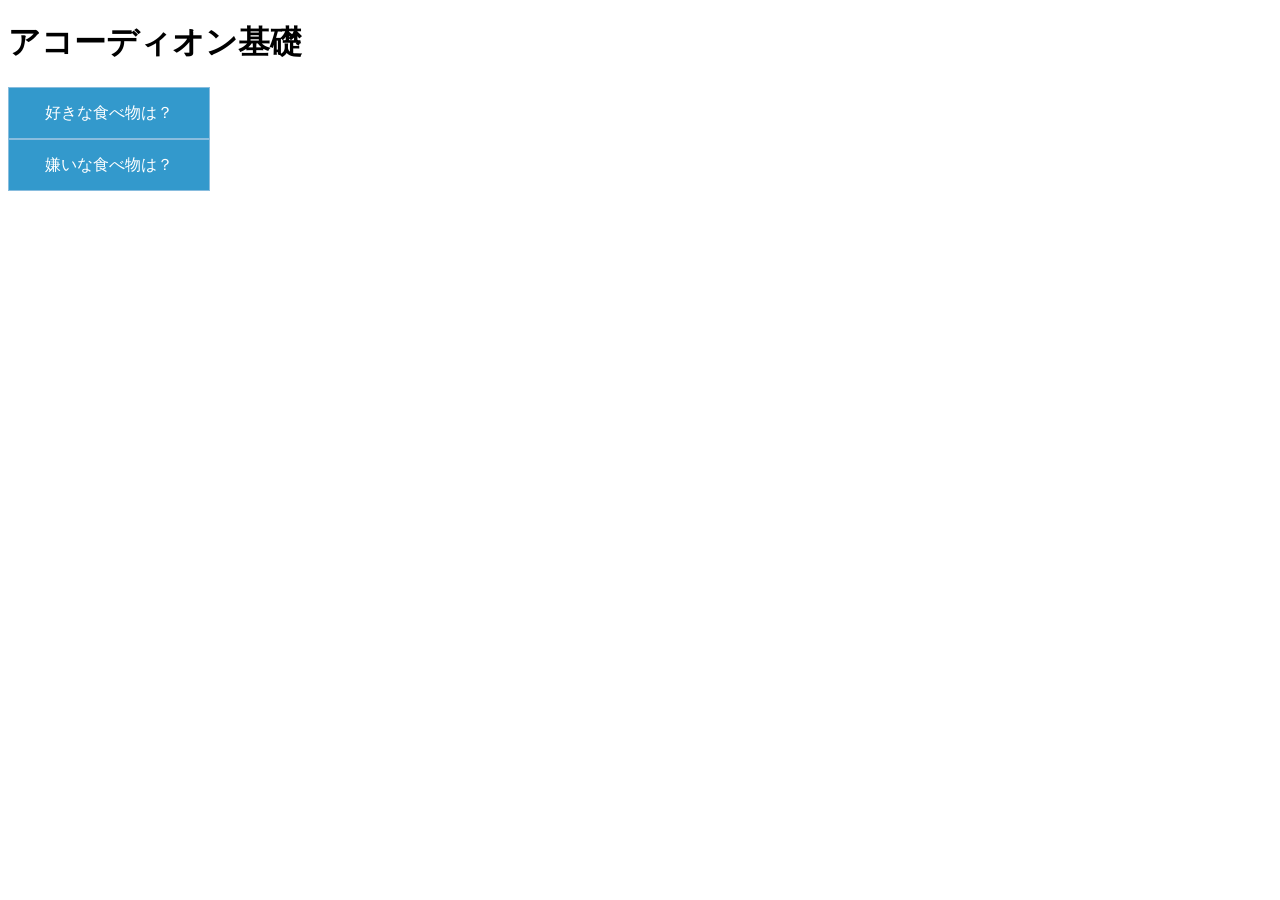
<file: accordion01/index.html>
<!DOCTYPE html>
<html>
  <head>
    <meta charset="utf-8">
    <title>Accordion01</title>
    <link rel="stylesheet" href="./css/style.css" charset="utf-8">
  </head>
  <body>
		<h1 id="title">アコーディオン基礎</h1>
		<dl id="accordion-menu">
      <dt>好きな食べ物は？</dt>
      <dd>お寿司です！</dd>
      <dt>嫌いな食べ物は？</dt>
      <dd>ミニトマトです。。。</dd>
    </dl>
		<script src="https://ajax.googleapis.com/ajax/libs/jquery/3.1.0/jquery.min.js"></script>
    <script src="./js/main.js"></script>
  </body>
</html>
</file>
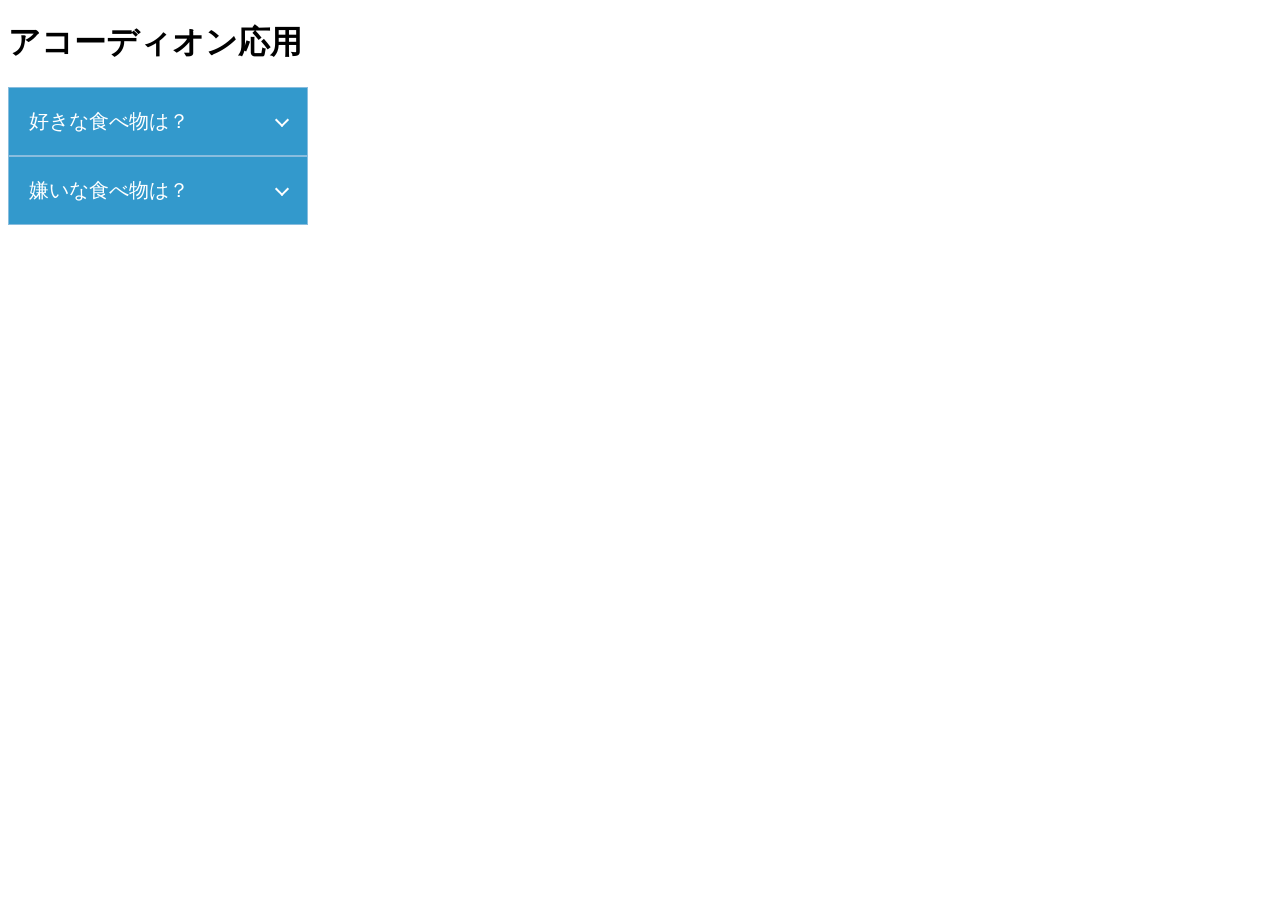
<file: accordion02/index.html>
<!DOCTYPE html>
<html>
  <head>
    <meta charset="utf-8">
    <title>Acordion02</title>
    <link rel="stylesheet" href="./css/style.css" charset="utf-8">
  </head>
  <body>
    <h1>アコーディオン応用</h1>
    <div id="accordion" class="accordion-container">
      <h4 class="accordion-title">好きな食べ物は？</h4>
      <div class="accordion-content">
        <p>お寿司です！！</p>
      </div><!--/.accordion-content-->
      <h4 class="accordion-title">嫌いな食べ物は？</h4>
      <div class="accordion-content">
        <p>ミニトマトです。。。</p>
      </div><!--/.accordion-content-->
    </div><!--/#accordion-->
    <script src="https://ajax.googleapis.com/ajax/libs/jquery/3.1.0/jquery.min.js"></script>
    <script src="./js/main.js"></script>
  </body>
</html>
</file>
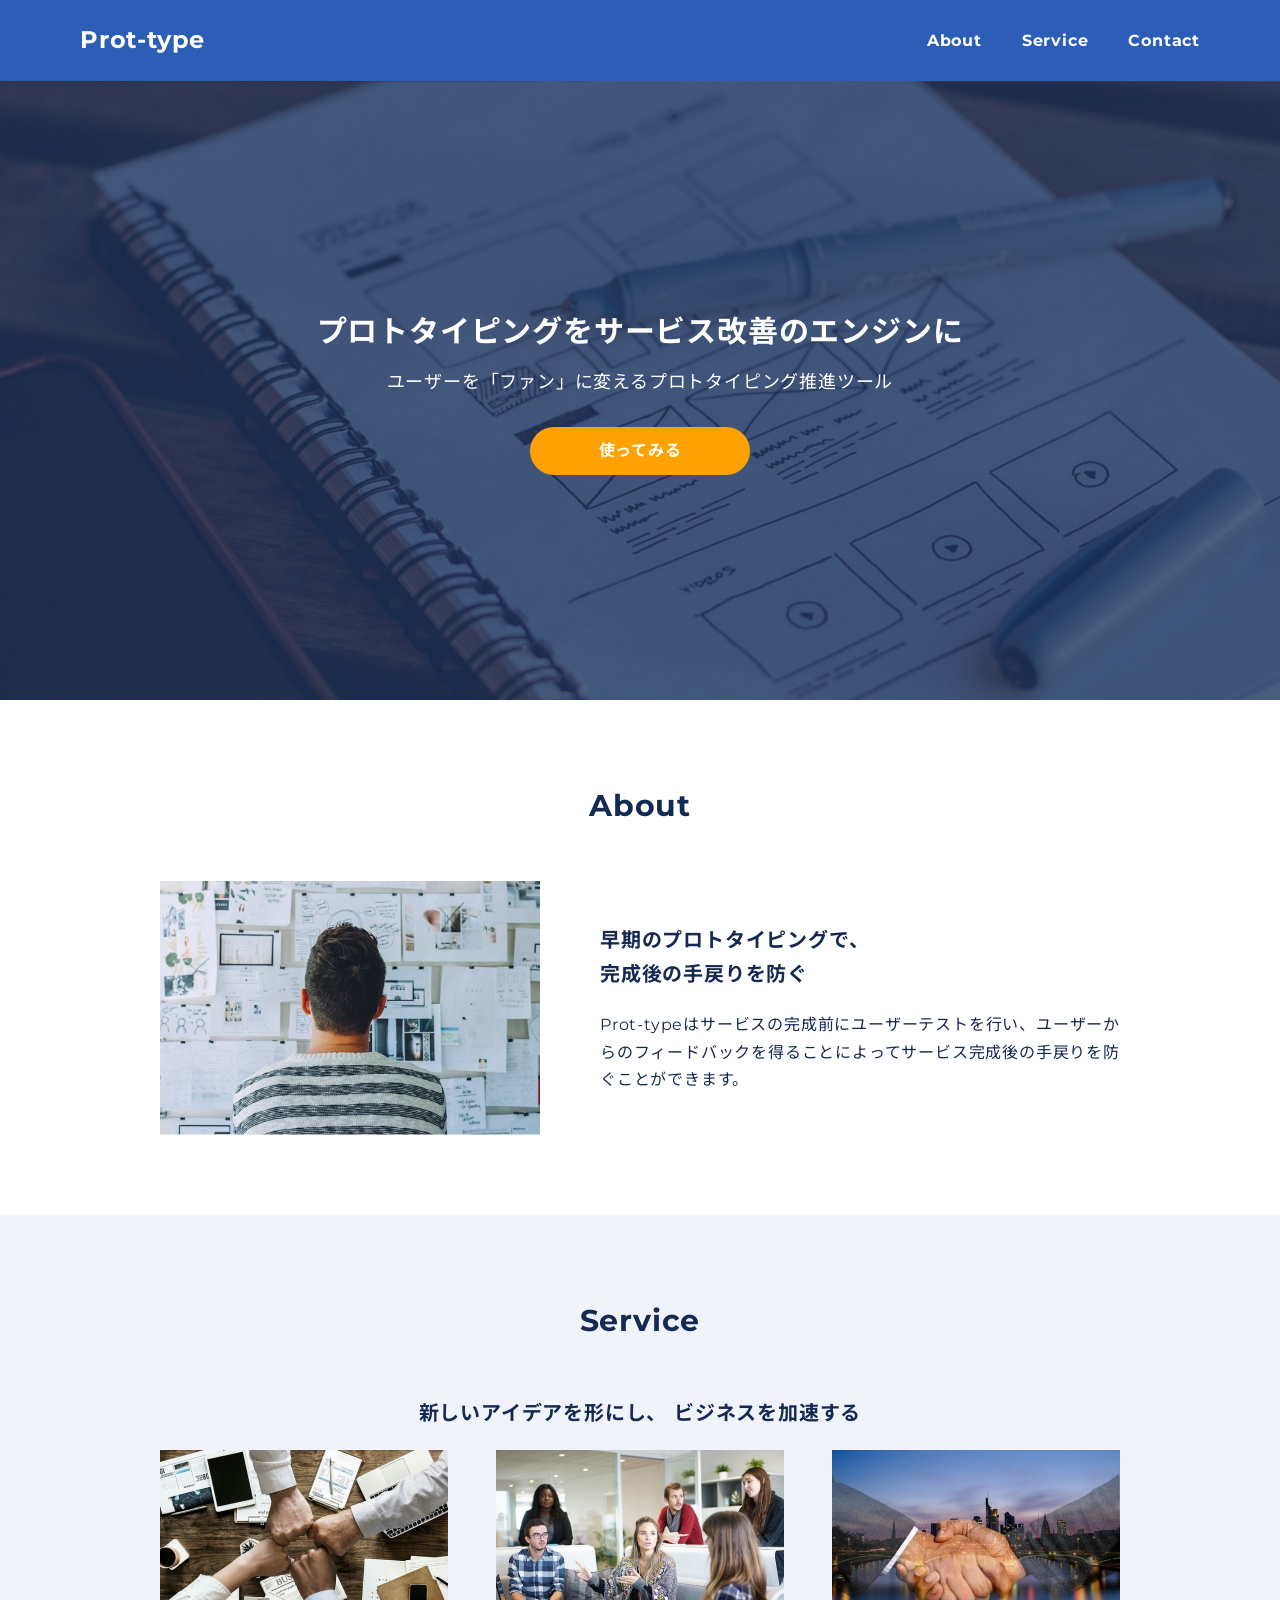
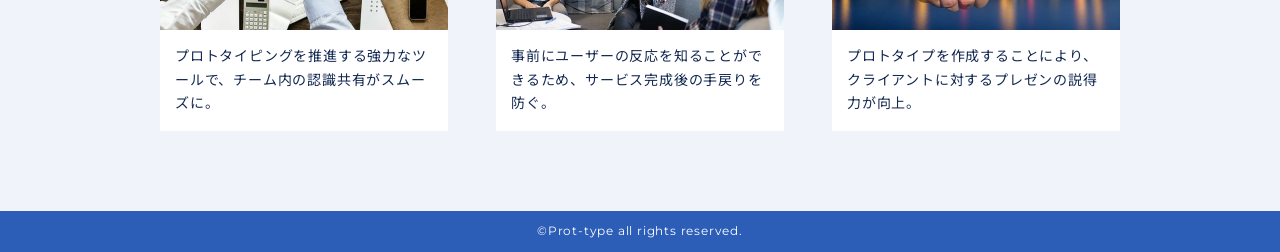
<file: hamburger/index.html>
<!DOCTYPE html>
<html lang="ja">
<head>
  <meta charset="UTF-8">
  <meta name="viewport" content="width=device-width, initial-scale=1.0">
  <title>Prot-type</title>
  <link rel="stylesheet" href="./css/reset.css">
  <link rel="stylesheet" href="./css/style.css">
  <link href="https://fonts.googleapis.com/css2?family=Montserrat:wght@400;700&family=Noto+Sans+JP:wght@400;700&display=swap" rel="stylesheet">
</head>
<body>
  <!-- header -->
  <header>
    <h1 class="site-title"><a href="./">Prot-type</a></h1>
    <nav class="header-nav">
      <ul class="nav-list">
        <li class="nav-item"><a href="#!">About</a></li>
        <li class="nav-item"><a href="#!">Service</a></li>
        <li class="nav-item"><a href="#!">Contact</a></li>
      </ul>
    </nav>

    <!-- ハンバーガーボタン -->
    <div class="burger-btn">
      <span class="bar bar_top"></span>
      <span class="bar bar_middle"></span>
      <span class="bar bar_bottom"></span>
    </div>
    <!-- //ハンバーガーボタン -->

  </header>
  <!-- //header -->

  <!-- main -->
  <main>
    <!-- key visual -->
    <div class="kv-wrapper">
      <div class="kv-text-wrapper">
        <p class="kv-copy">プロトタイピングをサービス改善のエンジンに</p>
        <p class="kv-text">ユーザーを「ファン」に変えるプロトタイピング推進ツール</p>
        <a href="#!" class="cta-btn">使ってみる</a>
      </div>
    </div>
    <!-- key visual -->

    <!-- about -->
    <section class="section-wrapper">
      <h2 class="section-title">About</h2>
      <div class="section-inner flex-container">
        <div class="section-img">
          <img src="./images/pct_about.jpg" alt="アイデアボードを見る男性の後ろ姿">
        </div>
        <div class="section-text-wrapper">
          <h3 class="subheading">
            早期のプロトタイピングで、<br>
            完成後の手戻りを防ぐ
          </h3>
          <p class="section-text">Prot-typeはサービスの完成前にユーザーテストを行い、ユーザーからのフィードバックを得ることによってサービス完成後の手戻りを防ぐことができます。</p>
        </div>
      </div>
    </section>
    <!-- //about -->

    <!-- service -->
    <section class="section-wrapper blue-bg">
      <h2 class="section-title">Service</h2>
      <div class="section-inner">
        <h3 class="subheading subheading_service">
          新しいアイデアを形にし、<br class="sp-br">
          ビジネスを加速する
        </h3>
        <ul class="card-list">
          <li class="card-item">
            <div class="card-img-wrapper"><img src="./images/pct_service01.jpg" alt="4人のこぶし"></div>
            <p class="card-text">プロトタイピングを推進する強力なツールで、チーム内の認識共有がスムーズに。</p>
          </li>
          <li class="card-item">
            <div class="card-img-wrapper"><img src="./images/pct_service02.jpg" alt="話し合いをする人々"></div>
            <p class="card-text">事前にユーザーの反応を知ることができるため、サービス完成後の手戻りを防ぐ。</p>
          </li>
          <li class="card-item">
            <div class="card-img-wrapper"><img src="./images/pct_service03.jpg" alt="握手する手と都会の風景"></div>
            <p class="card-text">プロトタイプを作成することにより、クライアントに対するプレゼンの説得力が向上。</p>
          </li>
        </ul>
      </div>
    </section>
    <!-- //service -->
  </main>
  <!-- //main -->

  <!-- footer -->
  <footer>
    <p class="copy-right">&copy;Prot-type all rights reserved.</p>
  </footer>
  <!-- //footer -->
  <script src="https://ajax.googleapis.com/ajax/libs/jquery/3.1.0/jquery.min.js"></script> <!--jQueryを読み込む-->
  <script src="./js/script.js"></script> <!--jsファイルを読み込む-->
</body>
</html>
</file>
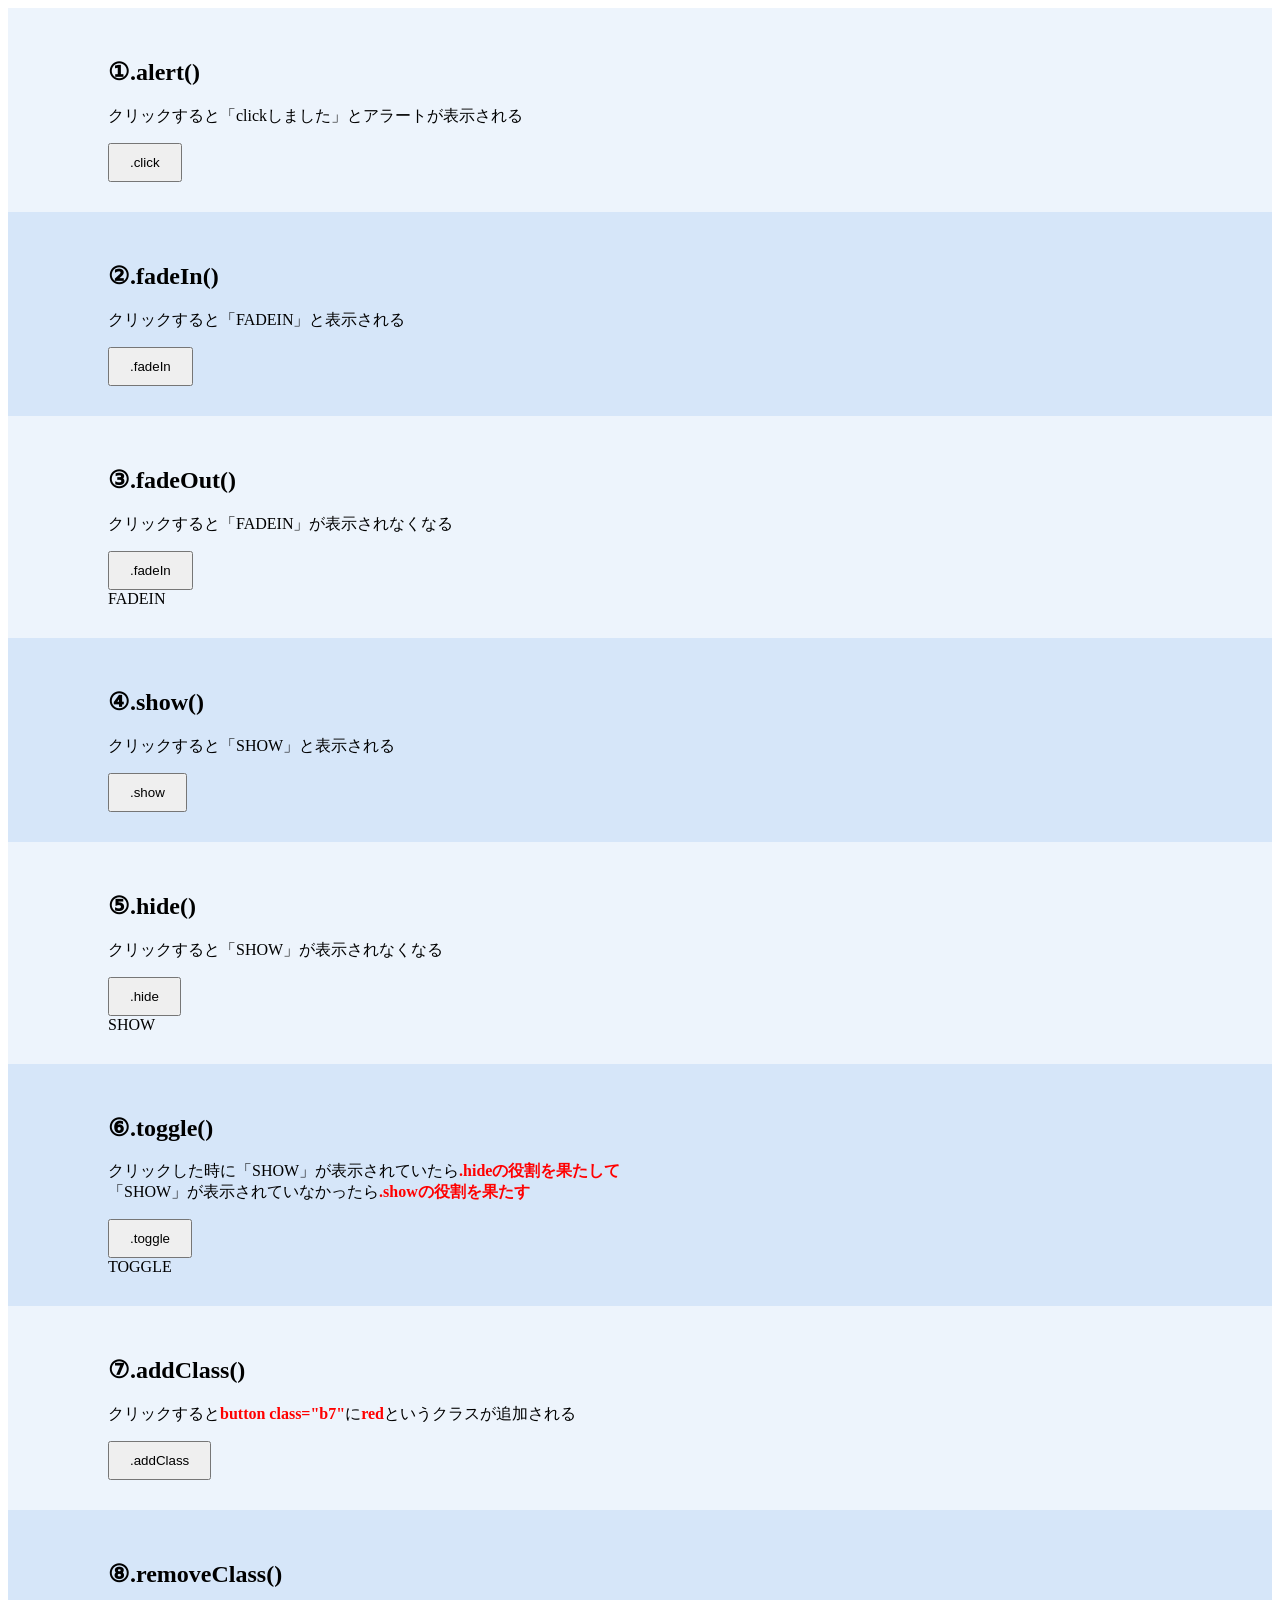
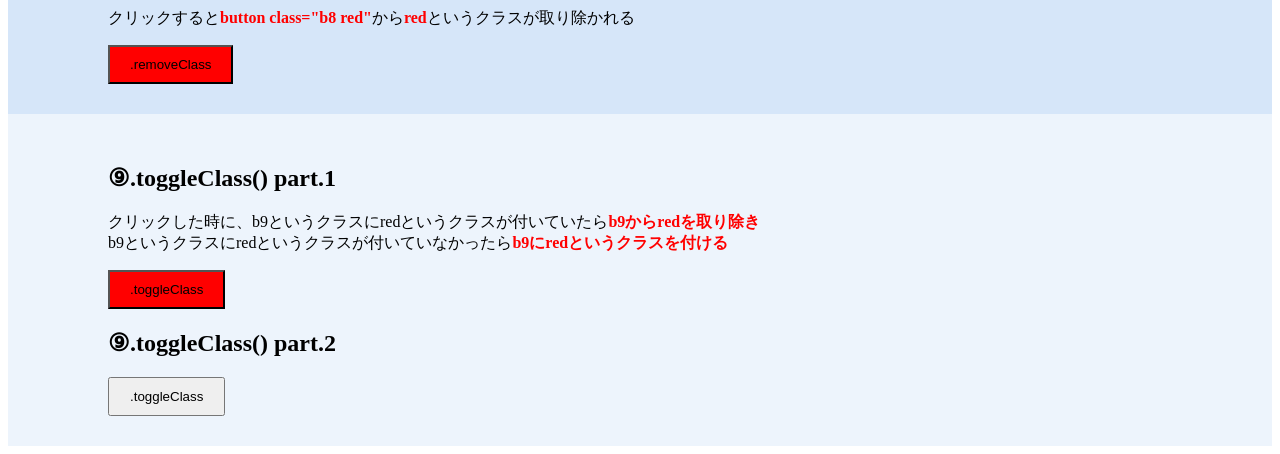
<file: method/index.html>
<!DOCTYPE html>
<html>
  <head>
    <meta charset="utf-8">
    <title>onメソッドの使用例</title>
    <link rel="stylesheet" href="./css/style.css" charset="utf-8">
  </head>
  <body>
<main>
<section class="bgc-lightgray">
  <h2>①.alert()</h2>
  <p>クリックすると「clickしました」とアラートが表示される</p>
  <button class="b1">.click</button>
</section>

<section class="bgc-gray">
  <h2>②.fadeIn()</h2>
  <p>クリックすると「FADEIN」と表示される</p>
  <button class="b2">.fadeIn</button>
  <div class="in">FADEIN</div>
</section>

<section class="bgc-lightgray">
  <h2>③.fadeOut()</h2>
  <p>クリックすると「FADEIN」が表示されなくなる</p>
  <button class="b3">.fadeIn</button>
  <div class="out">FADEIN</div>
</section>

<section class="bgc-gray">
  <h2>④.show()</h2>
  <p>クリックすると「SHOW」と表示される</p>
  <button class="b4">.show</button>
  <div class="show">SHOW</div>
</section>

<section class="bgc-lightgray">
  <h2>⑤.hide()</h2>
  <p>クリックすると「SHOW」が表示されなくなる</p>
  <button class="b5">.hide</button>
  <div class="hide">SHOW</div>
</section>

<section class="bgc-gray">
  <h2>⑥.toggle()</h2>
  <p>クリックした時に「SHOW」が表示されていたら<span>.hideの役割を果たして</span><br>
    「SHOW」が表示されていなかったら<span>.showの役割を果たす</span></p>
  <button class="b6">.toggle</button>
  <div class="toggle">TOGGLE</div>
</section>

<section class="bgc-lightgray">
  <h2>⑦.addClass()</h2>
  <p>クリックすると<span>button class="b7"</span>に<span>red</span>というクラスが追加される</p>
  <button class="b7">.addClass</button>
</section>

<section class="bgc-gray">
  <h2>⑧.removeClass()</h2>
  <p>クリックすると<span>button class="b8 red"</span>から<span>red</span>というクラスが取り除かれる</p>
  <button class="b8 red">.removeClass</button>
</section>

<section class="bgc-lightgray">
  <h2>⑨.toggleClass() part.1</h2>
  <p>クリックした時に、b9というクラスにredというクラスが付いていたら<span>b9からredを取り除き</span><br>
    b9というクラスにredというクラスが付いていなかったら<span>b9にredというクラスを付ける</span></p>
  <button class="b9 red">.toggleClass</button>

  <h2>⑨.toggleClass() part.2</h2>
  <button class="b9">.toggleClass</button>
  </section>
</main>
		<script src="https://ajax.googleapis.com/ajax/libs/jquery/3.1.0/jquery.min.js"></script>
    <script src="./js/main.js"></script>
  </body>
</html>
</file>
<file: accordion01/css/style.css>
dt{
	/* 要素を縦に並べる */
	display:block;
	background:#3399cc;
	width:200px;
	height:50px;
	/* heightと同じ高さにすることで上下の中央寄せができる */
	line-height:50px;
	text-align:center;
	/* カーソルを当てた時にポインターに変わる */
	border:#89bdde 1px solid;
	cursor:pointer;
	color: #ffffff;
}

dd{
	/* デフォルトだとddの左側に余白ができてしまうのでresetしている */
	margin-left: 0;
	background:#89bdde;
	width:200px;
	height:50px;
	/* heightと同じ高さにすることで上下の中央寄せができる */
	line-height:50px;
	text-align:center;
	border:#3399cc 1px solid;
	/* クリックするまでは、非表示 */
	display:none;
	color: #ffffff;
}
</file>
<file: accordion02/css/style.css>
.accordion-container {
  position: relative;
  width: 100%;
  cursor: pointer
}

.accordion-container .accordion-title {
  display: block;
  position: relative;
  margin: 0;
  padding: 20px;
  font-size: 20px;
  font-weight: normal;
  color: #ffffff;
  background:#3399cc;
  border:#89bdde 1px solid;
  cursor: pointer;
}

.accordion-title{
  position: relative;
}

.accordion-title:after {
  content: "";
  /* 矢印の位置の指定 */
  position: absolute;
  right: 20px;
  top: 40%;
  /* 矢印の作成 */
  width: 8px;
  height: 8px;
  border-top: solid 2px #ffffff;
  border-right: solid 2px #ffffff;
  /* 矢印の角度調整 */
  -webkit-transform: rotate(135deg);
  transform: rotate(135deg);
}

.accordion-title.open:after {
  /* 開いている時に矢印の向きを上にするため */
  -webkit-transform: rotate(-45deg);
  transform: rotate(-45deg);
  top: 45%;
}

.accordion-content {
  display: none;
  padding-left: 20px;
  background:#89bdde;
  color: #ffffff;
  border:#3399cc 1px solid;
}

.accordion-container {
  width: 300px;
}
</file>
<file: hamburger/css/style.css>
/* ----------------------------- */
/* base
/* ----------------------------- */
html{
  font-size: 62.5%;
}
body{
  font-size: 1.6rem;
  font-family: 'Montserrat', 'Noto Sans JP', sans-serif;
  color: #152a52;
  line-height: 1.7;
  letter-spacing: .05em;
}
img{
  width: 100%;
  vertical-align: bottom;
}
a{
  text-decoration: none;
}

.section-wrapper{
  padding: 80px 0;
}
.section-inner{
  max-width: 960px;
  margin: 0 auto;
  padding: 0 20px;
}
.section-title{
  font-size: 3rem;
  font-weight: bold;
  text-align: center;
  margin-bottom: 50px;
}

/* ----------------------------- */
/* header
/* ----------------------------- */
header{
  display: flex;
  justify-content: space-between;
  align-items: center;
  padding: 20px 80px;
  background-color: #2c5eb7;
}
header a{
  color: #ffffff;
}
header a:hover{
  opacity: .7;
  transition: .3s;
}
.site-title{
  font-size: 2.4rem;
  font-weight: bold;
}
.nav-list{
  display: flex;
  font-weight: bold;
}
.nav-item{
  margin-right: 40px;
}
.nav-item:last-of-type{
  margin-right: 0;
}
.burger-btn{
  display: none;
}

/* ----------------------------- */
/* key visual
/* ----------------------------- */
.kv-wrapper{
  padding: 225px 0;
  background-image: url(../images/kv-img.jpg);
  background-position: center;
  background-size: cover;
}
.kv-text-wrapper{
  text-align: center;
  color: #ffffff;
  padding: 0 25px;
}
.kv-copy{
  font-size: 3rem;
  font-weight: bold;
  margin-bottom: 10px;
}
.kv-text{
  margin-bottom: 30px;
  font-size: 1.8rem;
}
.cta-btn{
  display: inline-block;
  width: 220px;
  line-height: 48px;
  background-color: #ffa201;
  border-radius: 24px;
  color: #ffffff;
  font-weight: bold;
}
.cta-btn:hover{
  transform: scale(1.05); 
  box-shadow: 0 0 24px #333;
  transition: .4s;
}

/* ----------------------------- */
/* about
/* ----------------------------- */
.flex-container{
  display: flex;
  justify-content: space-between;
  align-items: center;
}
.section-img{
  max-width: 380px;
  margin-right: 20px;
}
.section-text-wrapper{
  max-width: 520px;
}
.subheading{
  font-size: 2rem;
  font-weight: bold;
  margin-bottom: 20px;
}

/* ----------------------------- */
/* service
/* ----------------------------- */
.blue-bg{
  background-color: #f1f3fb;
}
.subheading_service{
  text-align: center;
}
.sp-br{
  display: none;
}
.card-list{
  display: flex;
  justify-content: space-between;
}
.card-item{
  width: 30%;
  background-color: #ffffff;
}
.card-text{
  padding: 15px;
  font-size: 1.4rem;
}

/* ----------------------------- */
/* footer
/* ----------------------------- */
footer{
  text-align: center;
  background-color: #2c5eb7;
  color: #ffffff;
  font-size: 1.2rem;
  padding: 10px 0;
}

@media screen and (max-width:560px){
  /* ----------------------------- */
  /* header_sp
  /* ----------------------------- */
  header{
    padding: 10px 20px;
  }
   /* ハンバーガーメニューが開いたときのスタイル */
   .header-nav{
    /* display: none; */  /* コメントアウトしてナビゲーションを表示させます */
    position: fixed;
    top: 0;
    left: 0;
    width: 100%;
    height: 100vh;
    background-color: #2c5eb7;
  }
  .nav-list{
    display: block;
    position: absolute;
    top: 50%;
    left: 50%;
    transform: translate(-50%,-50%);
    text-align: center;
  }
  .nav-item{
    margin: 0 0 20px;
  }
  body.noscroll{
    overflow: hidden;
  }

   /* ハンバーガーボタン */
   .burger-btn{
    display: block;
    width: 30px;
    height: 24px;
    position: relative;
  }
  .bar{
    display: block;
    width: 100%;
    height: 2px;
    border-radius: 1px;
    background-color: #ffffff;
    position: absolute;
    z-index: 9; /*メニューの下に隠れないようにz-indexを指定する*/
  }
  .bar_top{
    top: 0;
  }
  .bar_middle{
    top: 11px;
  }
  .bar_bottom{
    bottom: 0;
  }

   /* ハンバーガーボタンをクリックしたときのボタンの見た目 */
   .burger-btn.cross .bar_top{
    transform: rotate(45deg);
    top:11px;
    transition: .3s;
  }
  .burger-btn.cross .bar_middle{
    opacity: 0;
    transition: .3s;
  }
  .burger-btn.cross .bar_bottom{
    transform: rotate(-45deg);
    bottom: 11px;
    transition: .3s;
  }

  /* ----------------------------- */
  /* key visual_sp
  /* ----------------------------- */
  .kv-wrapper{
    padding: 108px 0;
  }
  .kv-copy{
    text-align: left;
    font-size: 2.4rem;
  }
  .kv-text{
    text-align: left;
  }

  /* ----------------------------- */
  /* about_sp
  /* ----------------------------- */
  .flex-container{
    display: block;
  }
  .section-img{
    margin: 0 0 40px;
  }

  /* ----------------------------- */
  /* service_sp
  /* ----------------------------- */
  .sp-br{
    display: block;
  }
  .subheading_service{
    text-align: left;
  }
  .card-list{
    display: block;
  }
  .card-item{
    width: 100%;
    margin-bottom: 20px;
  }
  .card-item:last-of-type{
    margin-bottom: 0;
  }
}
</file>
<file: method/css/style.css>
h2{
	margin-top: 20px;
}
section{
	padding: 30px 100px;
}
span{
	font-weight: bold;
	color:red;
}
.bgc-gray{
     background-color: #d6e6f9;
}

.bgc-lightgray{
	background-color: #edf4fc;
}

button{
	padding: 10px 20px;
}

.in{
	display: none;
}

.show{
	display: none;
}

.red{
	background-color: red;
}
</file>
